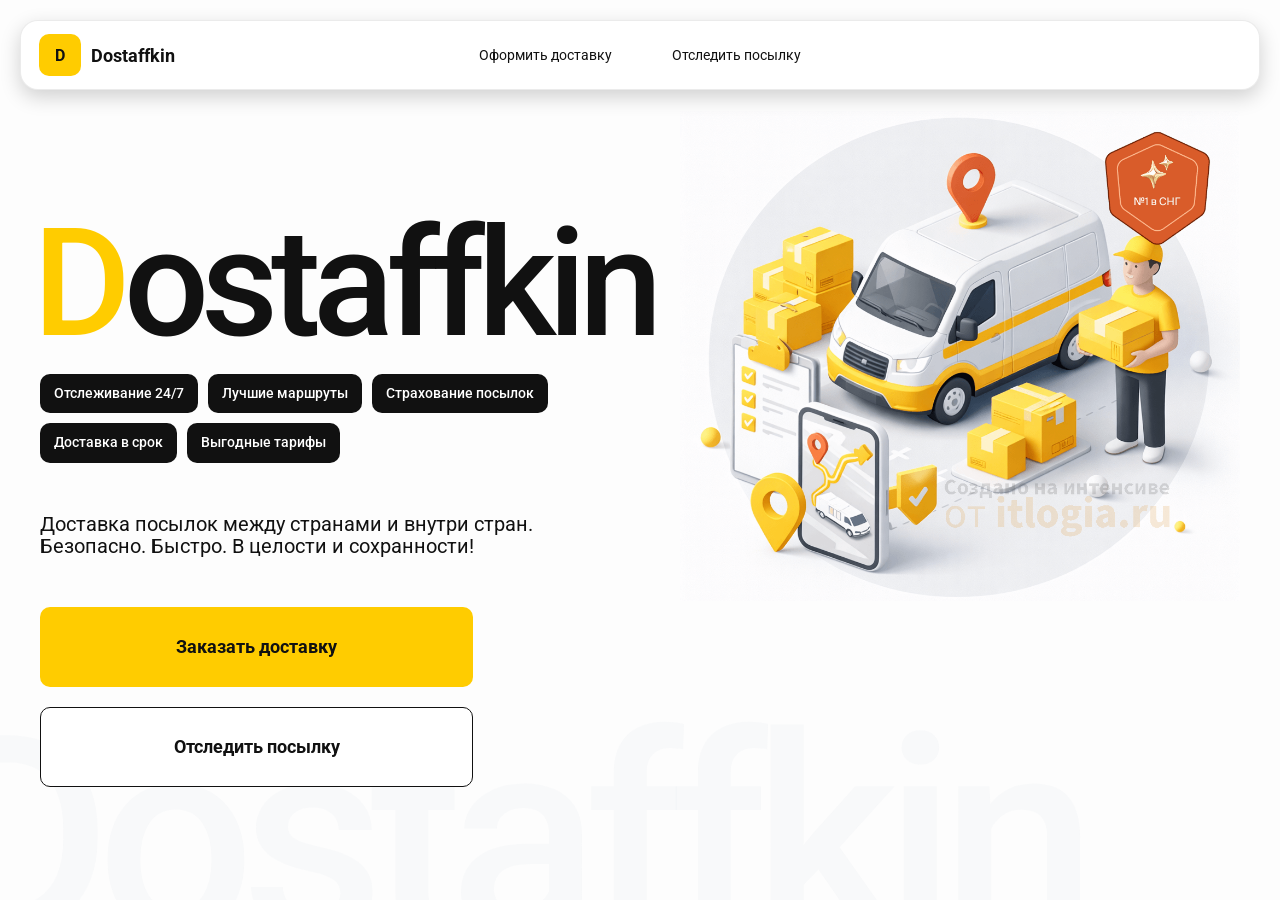
<file: index.html>
<!doctype html>
<html lang="ru">

<head>
    <meta charset="utf-8" />
    <meta name="viewport" content="width=device-width,initial-scale=1,maximum-scale=1,user-scalable=0" />
    <title>Dostaffkin — Доставка посылок между странами и внутри стран. Безопасно. Быстро. В целости и сохранности!
    </title>

    <link href="styles/base.css" rel="stylesheet" />
    <link href="styles/base_adaptive.css" rel="stylesheet" />
    <link href="styles/index.css" rel="stylesheet" />
    <link href="styles/index_adaptive.css" rel="stylesheet" />
</head>

<body>

    <div class="container">
        <header class="header">
            <a class="header-brand" href="#">
                <div class="header-logo">D</div>
                <div class="header-title">Dostaffkin</div>
            </a>
            <nav class="header-menu">
                <a class="header-link" href="./order.html">Оформить <span>доставку</span></a>
                <a class="header-link" href="./track.html">Отследить <span>посылку</span></a>
            </nav>
        </header>
        <main class="main">
            <section class="main-info">
                <div class="main-title">
                    <span>D</span>ostaffkin
                </div>
                <div class="main-features">
                    <div class="main-feature">Отслеживание 24/7</div>
                    <div class="main-feature">Лучшие маршруты</div>
                    <div class="main-feature">Страхование посылок</div>
                    <div class="main-feature">Доставка в срок</div>
                    <div class="main-feature">Выгодные тарифы</div>
                </div>
                <div class="main-description">
                    Доставка посылок между странами и внутри стран.
                    Безопасно. Быстро. В целости и сохранности!
                </div>
                <div class="main-actions">
                    <a class="button" type="button" href="./order.html">Заказать доставку</a>
                    <a class="button button-white" type="button" href="./track.html">Отследить посылку</a>
                </div>
            </section>
            <div class="main-title-ghost">Dostaffkin</div>
            <section class="main-image">
                <img src="images/main-image.png" alt="Main image" />
            </section>
        </main>
    </div>

</body>

</html>
</file>
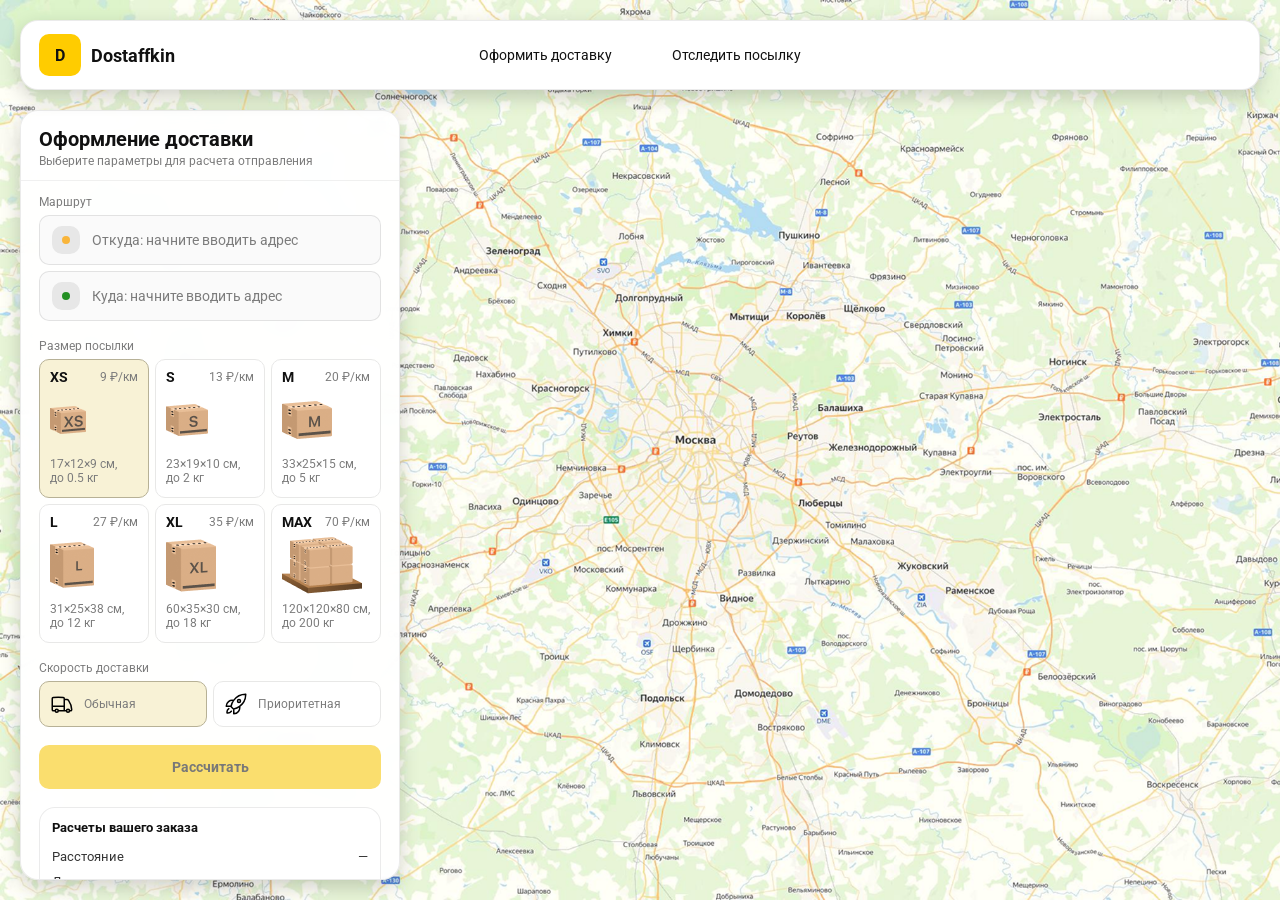
<file: order.html>
<!doctype html>
<html lang="ru">

<head>
    <meta charset="utf-8" />
    <meta name="viewport" content="width=device-width,initial-scale=1,maximum-scale=1,user-scalable=0" />
    <title>Оформление доставки</title>

    <link rel="stylesheet" href="styles/base.css" />
    <link rel="stylesheet" href="styles/base_adaptive.css" />

    <link rel="stylesheet" href="styles/order.css" />
    <link rel="stylesheet" href="styles/order_adaptive.css" />
</head>

<body>
    <div id="map"></div>
    <header class="header">
        <a class="header-brand" href="./index.html">
            <div class="header-logo">D</div>
            <div class="header-title">Dostaffkin</div>
        </a>
        <nav class="header-menu">
            <a class="header-link" href="#">Оформить <span>доставку</span></a>
            <a class="header-link" href="./track.html">Отследить <span>посылку</span></a>
        </nav>
    </header>
    <aside class="main" id="sidebar">
        <div class="main-header">
            <div class="main-title">Оформление доставки</div>
            <div class="main-text">Выберите параметры для расчета отправления</div>
        </div>
        <div class="main-content">
            <div class="main-route">
                <div class="main-block-title">Маршрут</div>
                <div class="main-fields">
                    <div class="main-field" id="fromField">
                        <div class="main-pin"></div>
                        <input id="from" placeholder="Откуда: начните вводить адрес" autocomplete="off" />
                        <div class="main-ac" id="fromAc" role="listbox" aria-label="Подсказки адресов"></div>
                    </div>

                    <div class="main-field" id="toField">
                        <div class="main-pin"></div>
                        <input id="to" placeholder="Куда: начните вводить адрес" autocomplete="off" />
                        <div class="main-ac" id="toAc" role="listbox" aria-label="Подсказки адресов"></div>
                    </div>
                </div>
            </div>
            <div class="main-package">
                <div class="main-block-title">Размер посылки</div>

                <div class="main-sizes">
                    <div class="main-size-card is-active" data-value="xs">
                        <div class="main-size-top">
                            <div class="main-size-label">XS</div>
                            <div class="main-size-rate">9 ₽/км</div>
                        </div>
                        <div class="main-size-media">
                            <img src="images/sizes/xs.png" alt="Короб XS" />
                        </div>
                        <div class="main-size-description">17×12×9 см,<br>до 0.5 кг</div>
                    </div>

                    <div class="main-size-card" data-value="s">
                        <div class="main-size-top">
                            <div class="main-size-label">S</div>
                            <div class="main-size-rate">13 ₽/км</div>
                        </div>
                        <div class="main-size-media">
                            <img src="images/sizes/s.png" alt="Короб S" />
                        </div>
                        <div class="main-size-description">23×19×10 см,<br>до 2 кг</div>
                    </div>

                    <div class="main-size-card" data-value="m">
                        <div class="main-size-top">
                            <div class="main-size-label">M</div>
                            <div class="main-size-rate">20 ₽/км</div>
                        </div>
                        <div class="main-size-media">
                            <img src="images/sizes/m.png" alt="Короб M" />
                        </div>
                        <div class="main-size-description">33×25×15 см,<br>до 5 кг</div>
                    </div>

                    <div class="main-size-card" data-value="l">
                        <div class="main-size-top">
                            <div class="main-size-label">L</div>
                            <div class="main-size-rate">27 ₽/км</div>
                        </div>
                        <div class="main-size-media">
                            <img src="images/sizes/l.png" alt="Короб L" />
                        </div>
                        <div class="main-size-description">31×25×38 см,<br>до 12 кг</div>
                    </div>

                    <div class="main-size-card" data-value="xl">
                        <div class="main-size-top">
                            <div class="main-size-label">XL</div>
                            <div class="main-size-rate">35 ₽/км</div>
                        </div>
                        <div class="main-size-media">
                            <img src="images/sizes/xl.png" alt="Короб XL" />
                        </div>
                        <div class="main-size-description">60×35×30 см,<br>до 18 кг</div>
                    </div>

                    <div class="main-size-card" data-value="max">
                        <div class="main-size-top">
                            <div class="main-size-label">MAX</div>
                            <div class="main-size-rate">70 ₽/км</div>
                        </div>
                        <div class="main-size-media main-size-media-palleta">
                            <img src="images/sizes/max.png" alt="Паллета" />
                        </div>
                        <div class="main-size-description">120×120×80 см,<br>до 200 кг</div>
                    </div>
                </div>
            </div>

            <div class="main-speed">
                <div class="main-block-title">Скорость доставки</div>

                <div class="main-speeds">
                    <div class="main-speed-card is-active" data-value="regular">
                        <img class="main-speed-media" src="images/icons/regular.svg" alt="Regular" />
                        <div class="main-speed-description">Обычная</div>
                    </div>
                    <div class="main-speed-card" data-value="fast">
                        <img class="main-speed-media" src="images/icons/fast.svg" alt="Fast" />
                        <div class="main-speed-description">Приоритетная</div>
                    </div>

                </div>
            </div>

            <div class="main-calculate-block">
                <button id="calc" class="button calculate-button" type="button" disabled>Рассчитать</button>
            </div>
            <div class="main-result" id="result">
                <div class="main-result-title">Расчеты вашего заказа</div>
                <div class="main-result-lines">
                    <div class="main-result-line"><span>Расстояние</span><span id="distanceValue">—</span></div>
                    <div class="main-result-line"><span>Доставим через</span><span id="durationValue">—</span></div>
                    <div class="main-result-line"><span>Тариф</span><span id="rateValue">—</span></div>
                </div>
                <div class="main-price">
                    <div class="main-price-label">Итого</div>
                    <div class="main-price-value" id="totalValue">—</div>
                </div>
            </div>
            <div class="main-order-box">
                <div class="main-order-form" id="orderForm">
                    <div class="main-order-title">Оформление доставки</div>
                    <div class="main-block-info-row">
                        <div class="main-block-title">Контакты</div>
                        <div class="order-fields">
                            <div class="main-field">
                                <input id="customerName" placeholder="Ваше имя" autocomplete="off" />
                            </div>
                            <div class="main-field">
                                <input id="customerPhone" placeholder="Ваш телефон" autocomplete="off"
                                    inputmode="tel" />
                            </div>
                        </div>
                    </div>
                    <div class="main-block-info-row extra-info">
                        <div class="main-block-title">Дополнительная информация</div>
                        <div class="main-field textarea">
                            <textarea id="comment" placeholder="Детали доставки и комментарии"></textarea>
                        </div>
                    </div>
                    <button id="submit" class="button main-submit-request" type="button" disabled>Отправить
                        заявку
                    </button>
                </div>

                <div class="main-order-success" id="orderSuccess">
                    <div class="main-success-icon">✓</div>
                    <div class="main-success-title">Заявка отправлена!</div>
                    <div class="main-success-title">Номер отправления – <span id="orderId"></span></div>
                    <div class="main-success-subtitle">Мы скоро свяжемся с вами</div>
                </div>
            </div>
        </div>
    </aside>
</body>

</html>
</file>
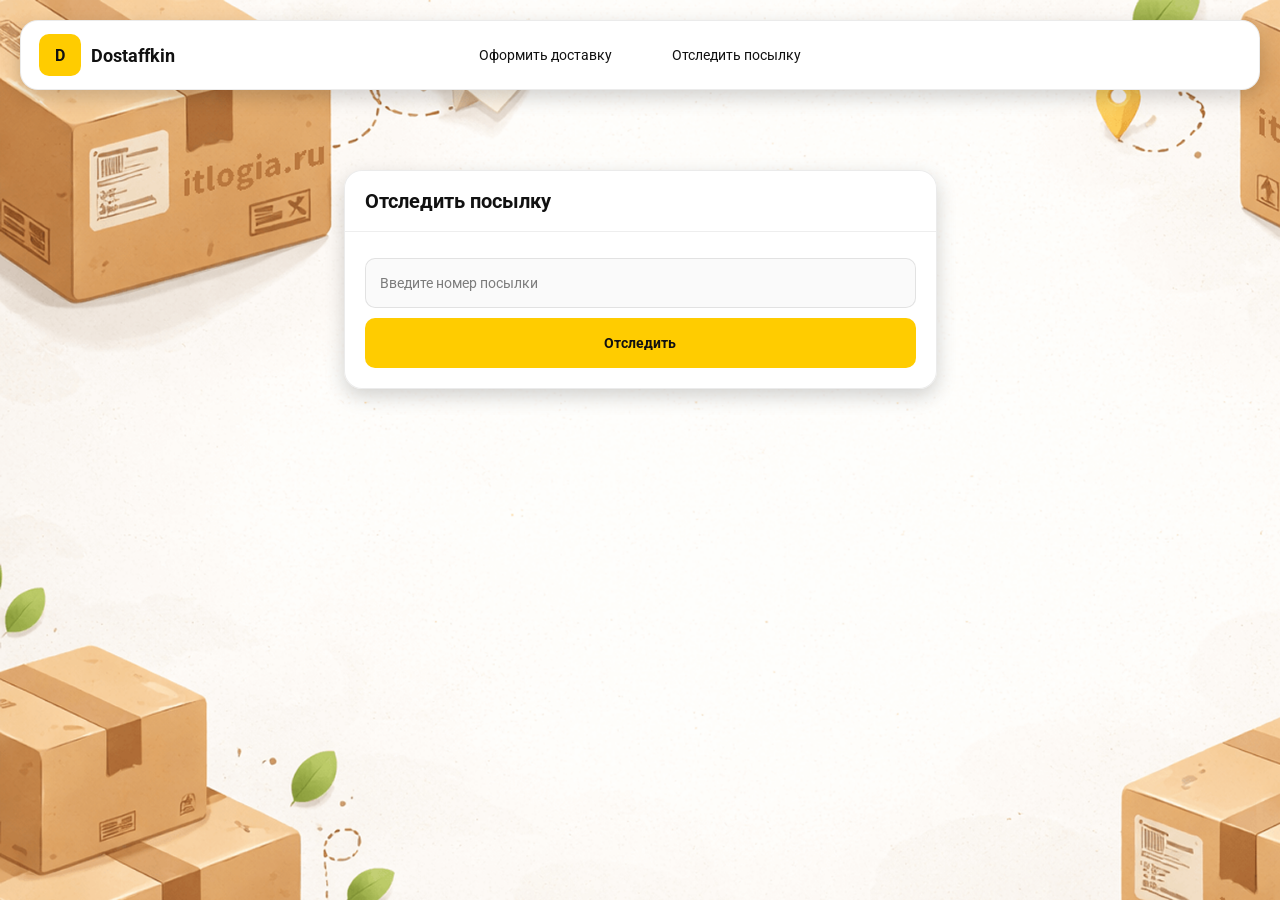
<file: track.html>
<!doctype html>
<html lang="ru">

<head>
    <meta charset="utf-8" />
    <meta name="viewport" content="width=device-width,initial-scale=1,maximum-scale=1,user-scalable=0" />
    <title>Отследить посылку</title>
    <link rel="stylesheet" href="styles/base.css" />
    <link rel="stylesheet" href="styles/base_adaptive.css" />

    <link rel="stylesheet" href="styles/track.css" />
    <link rel="stylesheet" href="styles/track_adaptive.css" />
</head>

<body>

    <div class="container">
        <header class="header">
            <a class="header-brand" href="./index.html">
                <div class="header-logo">D</div>
                <div class="header-title">Dostaffkin</div>
            </a>
            <nav class="header-menu">
                <a class="header-link" href="./order.html">Оформить <span>доставку</span></a>
                <a class="header-link" href="#">Отследить <span>посылку</span></a>
            </nav>
        </header>
        <main class="track-content">
            <section class="track-card track-search">
                <div class="track-title">Отследить посылку</div>
                <div class="track-action">
                    <div class="main-field track-field">
                        <input id="trackNumber" placeholder="Введите номер посылки" autocomplete="off" />
                    </div>
                    <button id="trackButton" class="button track-button" type="button">Отследить</button>
                </div>
            </section>
            <section class="track-card track-result" id="trackResult">
                <div class="track-result-header">
                    <div class="track-id" id="trackIdValue"></div>
                    <div class="track-routes">
                        <div class="track-route">
                            <div class="track-route-pin">
                                <svg xmlns="http://www.w3.org/2000/svg" fill="none" viewBox="0 0 24 24"
                                    stroke-width="1.5" stroke="orange" class="size-6">
                                    <path stroke-linecap="round" stroke-linejoin="round"
                                        d="M15 10.5a3 3 0 1 1-6 0 3 3 0 0 1 6 0Z" />
                                    <path stroke-linecap="round" stroke-linejoin="round"
                                        d="M19.5 10.5c0 7.142-7.5 11.25-7.5 11.25S4.5 17.642 4.5 10.5a7.5 7.5 0 1 1 15 0Z" />
                                </svg>
                            </div>
                            <div class="track-route-address" id="trackFromValue">
                                Откуда: Москва, улица Арбат, 1
                            </div>
                        </div>
                        <div class="track-route track-route-arrow">
                            <svg xmlns="http://www.w3.org/2000/svg" fill="none" viewBox="0 0 24 24" stroke-width="1.5"
                                stroke="currentColor" class="size-6">
                                <path stroke-linecap="round" stroke-linejoin="round"
                                    d="M19.5 13.5 12 21m0 0-7.5-7.5M12 21V3" />
                            </svg>
                        </div>
                        <div class="track-route">
                            <div class="track-route-pin">
                                <svg xmlns="http://www.w3.org/2000/svg" fill="none" viewBox="0 0 24 24"
                                    stroke-width="1.5" stroke="green" class="size-6">
                                    <path stroke-linecap="round" stroke-linejoin="round"
                                        d="M15 10.5a3 3 0 1 1-6 0 3 3 0 0 1 6 0Z" />
                                    <path stroke-linecap="round" stroke-linejoin="round"
                                        d="M19.5 10.5c0 7.142-7.5 11.25-7.5 11.25S4.5 17.642 4.5 10.5a7.5 7.5 0 1 1 15 0Z" />
                                </svg>
                            </div>
                            <div class="track-route-address" id="trackToValue">
                                Куда: Минск, проспект Независимости, 58
                            </div>
                        </div>
                    </div>
                </div>
                <div class="track-info">
                    <div class="track-status-title">Статус данной посылки:</div>
                    <div class="track-status-list" id="trackStatusList">


                        <div class="track-status created">
                            <img src="images/icons/created.svg" class="track-status-icon" alt="Created">
                            <div class="track-status-text">
                                <div class="track-status-text-state">Создан</div>
                                <div class="track-status-text-date">10.01.2026</div>
                            </div>
                        </div>

                        <div class="track-status in-way">
                            <img src="images/icons/in-way.svg" class="track-status-icon" alt="In way">
                            <div class="track-status-text">
                                <div class="track-status-text-state">В пути: Москва</div>
                                <div class="track-status-text-date">18.01.2026</div>
                            </div>
                        </div>

                        <div class="track-status ready">
                            <img src="images/icons/ready.svg" class="track-status-icon" alt="Ready">
                            <div class="track-status-text">
                                <div class="track-status-text-state">Готов к выдаче</div>
                                <div class="track-status-text-date">25.01.2026</div>
                            </div>
                        </div>

                        <div class="track-status done">
                            <img src="images/icons/done.svg" class="track-status-icon" alt="Done">
                            <div class="track-status-text">
                                <div class="track-status-text-state">Вручен</div>
                                <div class="track-status-text-date">27.01.2026</div>
                            </div>
                        </div>

                    </div>
                </div>
            </section>
        </main>
    </div>

</body>

</html>
</file>
<file: styles/base.css>
*, *::before, *::after {
    box-sizing: border-box;
}

@font-face {
    font-family: "Roboto";
    src: url("../fonts/Roboto-Regular.ttf");
    font-weight: normal;
}

@font-face {
    font-family: "Roboto";
    src: url("../fonts/Roboto-Bold.ttf");
    font-weight: bold;
}

@font-face {
    font-family: "Roboto";
    src: url("../fonts/Roboto-Medium.ttf");
    font-weight: 500;
}

html, body {
    margin: 0;
    color: #111111;
    font-family: "Roboto", sans-serif;
}

body {
    background: #FDFDFD;
}

.header {
    border-radius: 18px;
    box-shadow: 0 7px 20px 0 #0000002E;
    backdrop-filter: blur(10px);
    background: #ffffff;
    left: 20px;
    border: 1px solid rgba(0, 0, 0, 0.08);
    position: fixed;
    right: 20px;
    top: 20px;
    padding: 14px 18px;
    height: 70px;
    display: flex;
    align-items: center;
    z-index: 6;
}

.header-brand {
    display: flex;
    align-items: center;
    text-decoration: none;
    gap: 10px;
}

.header-logo {
    width: 42px;
    height: 42px;
    border-radius: 10px;
    background: #FFCC00;
    display: grid;
    place-items: center;
    font-weight: bold;
    color: #111;
}

.header-title {
    font-size: 18px;
    font-weight: bold;
    color: #111111;
    text-decoration: none;
}

.header-menu {
    display: flex;
    align-items: center;
    gap: 60px;
    margin: 0;
    position: absolute;
    left: 50%;
    transform: translateX(-50%);
}

.header-link {
    font-size: 14px;
    color: #111111;
    text-decoration: none;
}

.button {
    border: 0;
    outline: none;
    height: 44px;
    border-radius: 10px;
    font-size: 14px;
    font-weight: bold;
    cursor: pointer;
    font-family: inherit;
    transition: transform .08s ease, opacity .12s ease;
    background: #ffcc00;
    color: #111111;
    text-align: center;
    text-decoration: none;
}

.button:hover {
    background-color: #E5BC19;
}

.button:disabled {
    cursor: not-allowed;
    background-color: #FADE6E;
    color: #787878;
    transform: none;
}

.button.button-white {
    background: #ffffff;
    border: 1px solid #111111;
}

.button.button-white:hover {
    background: rgb(241 241 241);
}
.main-field {
    display: flex;
    align-items: center;
    margin-top: 6px;
    gap: 10px;
    border: 1px solid #1111111A;
    background: #FAFAFA;
    border-radius: 10px;
    padding: 10px 12px;
    position: relative;
    box-sizing: border-box;
    height: 50px;
}

.main-field.textarea {
    height: auto;
}

.main-pin {
    width: 28px;
    height: 28px;
    border-radius: 10px;
    background: rgba(17, 17, 17, 0.08);
    display: grid;
    place-items: center;
    flex: 0 0 auto;
    position: relative;
}

.main-pin::before {
    content: "";
    width: 8px;
    height: 8px;
    border-radius: 999px;
    background: orange;
    opacity: .75;
    display: block;
}

.main-field:last-child .main-pin::before {
    background: green;
    opacity: .85;
}

input, textarea {
    width: 100%;
    border: 0;
    outline: none;
    background: transparent;
    font-size: 14px;
    color: #111111;
    font-family: inherit;
}

textarea {
    resize: vertical;
    min-height: 72px;
    padding: 2px 0;
}

input::placeholder, textarea::placeholder {
    color: #7C7C7C;
}

.main-field:focus-within {
    border-color: rgba(0, 0, 0, 0.20);
    box-shadow: 0 0 0 4px rgba(255, 204, 0, 0.35);
    background: rgba(255, 255, 255, 0.75);
}
</file>
<file: styles/base_adaptive.css>
@media (max-width: 767px) {
    .header {
        left: 10px;
        right: 10px;
        top: 10px;
    }

    .header-link span {
        display: none;
    }

    .header-menu {
        gap: 20px;
        justify-content: flex-start;
        margin: 0 0 0 30px;
        position: static;
        transform: none;
    }
}

@media (max-width: 420px) {
    .header-title {
        display: none;
    }
}

@media (max-width: 374px) {
    .header-menu {
        gap: 10px;
        margin: 0 0 0 10px;
    }
}
</file>
<file: styles/index.css>
.container {
    overflow: hidden;
    min-height: 100vh;
}

.main {
    padding: 111px 40px 40px;
    position: relative;
    display: flex;
}

.main-info {
    max-width: 840px;
    width: 100%;
    position: relative;
}

.main-title {
    margin-top: 98px;
    font-weight: 500;
    font-size: 200px;
    line-height: 1;
    letter-spacing: -0.05em;
    color: #111111;
    left: -15px;
    position: relative;
}

.main-title span {
    color: #ffcc00;
}

.main-features {
    margin-top: 15px;
    display: flex;
    flex-wrap: wrap;
    gap: 10px;
}

.main-feature {
    background: #111111;
    color: #ffffff;
    padding: 12px 14px;
    font-weight: 500;
    font-size: 14px;
    line-height: 1.1;
    border-radius: 10px;
}

.main-description {
    margin-top: 50px;
    max-width: 500px;
    font-size: 20px;
    line-height: 1.1;
    color: #111111;
}

.main-actions {
    margin-top: 50px;
    display: flex;
    flex-direction: column;
    gap: 20px;
}

.main-actions .button {
    height: 80px;
    width: 433px;
    font-size: 18px;
    font-weight: bold;
    place-items: center;
    display: grid;
}

.main-title-ghost {
    position: absolute;
    z-index: -1;
    left: -70px;
    bottom: -150px;
    font-weight: 500;
    font-size: 278px;
    line-height: 1;
    letter-spacing: -0.05em;
    color: #ECEDF04D;
}

.main-image {
    width: 1024px;
    top: 100px;
    z-index: -2;
}

.main-image img {
    width: 100%;
    max-width: 1024px;
    height: auto;
    display: block;
}
</file>
<file: styles/index_adaptive.css>
@media (max-width: 1760px) {
    .main-title {
        font-size: 150px;
        left: -7px;
    }

    .main-info {
        max-width: 640px;
    }
}
@media (max-width: 1200px) {
    .main-info {
        max-width: 540px;
    }

    .main {
        padding: 111px 20px 20px;
    }

    .main-title {
        font-size: 120px;
        left: -4px;
    }

    .main-title-ghost {
        font-size: 220px;
    }
}

@media (max-width: 1024px) {
    .main-title {
        margin-top: 30px;
    }

    .main {
        flex-direction: column-reverse;
    }

    .main-image {
        max-width: 350px;
        position: absolute;
        left: 370px;
        top: 370px;
    }

    .main-info {
        max-width: 100%;
    }

    .main-actions {
        gap: 10px;
    }

    .main-actions .button {
        height: 50px;
        font-size: 14px;
        width: auto;
        max-width: 300px;
    }

    .main-description {
        max-width: 350px;
    }
}
@media (max-width: 570px) {
    .main-title {
        font-size: 88px;
    }

    .main-description {
        max-width: 100%
    }

    .main-actions {
       width: 100%;
    }

    .main-actions .button {
        width: 100%;
        max-width: 100%
    }

    .main-image {
        max-width: 650px;
        position: absolute;
        left: 170px;
        top: 70px;
        opacity: 0.2;
    }
}
@media (max-width: 400px) {
    .main-title {
        font-size: 70px;
    }
}
</file>
<file: styles/order.css>
#map {
    background-image: url("../images/order-bg.png");
    background-size: cover;
    position: fixed;
    inset: 0;
}
.main {
    border-radius: 18px;
    box-shadow: 0 7px 20px 0 #0000002E;
    backdrop-filter: blur(10px);
    background: rgba(255, 255, 255, 0.96);
    left: 20px;
    border: 1px solid rgba(0, 0, 0, 0.08);
    position: fixed;
    top: 110px;
    bottom: 20px;
    width: 380px;
    display: flex;
    flex-direction: column;
    overflow: hidden;
    z-index: 5;
}
.main-header {
    padding: 18px 18px 12px 18px;
    border-bottom: 1px solid rgba(0, 0, 0, 0.06);
    display: flex;
    flex-direction: column;
}

.main-title {
    font-size: 20px;
    line-height: 100%;
    font-weight: bold;
}

.main-text {
    font-size: 12px;
    margin-top: 5px;
    color: #7C7C7C;
}
.main-content {
    padding: 14px 18px 18px 18px;
    overflow: auto;
    scrollbar-width: none;
    display: flex;
    flex-direction: column;
    gap: 18px;
    flex: 1;
}
.main-block-title {
    font-size: 12px;
    color: #7C7C7C;
}

.main-route .main-block-title,
.main-package .main-block-title {
    margin-bottom: 6px;
}
.main-sizes {
    display: grid;
    gap: 6px;
    grid-template-columns: repeat(3, 1fr);
}

.main-size-card {
    border: 1px solid #E8E8E7;
    background: #FFFFFF;
    border-radius: 10px;
    padding: 10px;
    cursor: pointer;
    user-select: none;
    transition: transform .08s ease, border-color .12s ease, background .12s ease;
    min-height: 139px;
}

.main-size-card:hover {
    transform: translateY(-1px);
}

.main-size-card.is-active {
    background-color: #F8F2D6;
    border-color: #B7B196;
}

.main-size-top {
    display: flex;
    align-items: center;
    justify-content: space-between;
}

.main-size-label {
    font-weight: bold;
    font-size: 14px;
    color: #111111;
    line-height: 100%;
}

.main-size-rate {
    font-size: 12px;
    color: #7C7C7C;
    line-height: 100%;
}

.main-size-media {
    margin-top: 8px;
    height: 57px;
}

.main-size-description {
    margin-top: 8px;
    font-size: 12px;
    color: #7C7C7C;
    line-height: 1.2;
}
.calculate-button {
    width: 100%;
}
.main-result {
    border: 1px solid rgba(0, 0, 0, 0.08);
    background: rgba(255, 255, 255, 0.75);
    border-radius: 16px;
    padding: 12px;
    line-height: 1.25;
}

.main-result-title {
    font-weight: bold;
    font-size: 13px;
    color: #111111;
    margin-bottom: 13px;
}

.main-result-lines {
    gap: 8px;
    display: flex;
    flex-direction: column;
}

.main-result-line {
    font-size: 13px;
    color: rgba(17, 17, 17, 0.85);
    display: flex;
    justify-content: space-between;
}

.main-price {
    margin-top: 18px;
    padding-top: 10px;
    border-top: 1px dashed rgba(0, 0, 0, 0.12);
    display: flex;
    align-items: baseline;
    justify-content: space-between;
}

.main-price-label {
    font-size: 12px;
    color: rgba(17, 17, 17, 0.55);
}

.main-price-value {
    font-size: 20px;
    font-weight: bold;
    color: #111111;
    letter-spacing: -0.3px;
}
.main-order-box {
    background: #ffffff;
    border: 1px solid #E8E8E7;
    border-radius: 10px;
    padding: 12px;
}

.main-order-title {
    margin-bottom: 8px;
    font-weight: bold;
    font-size: 14px;
    color: #111111;
}

.main-block-info {
    display: flex;
    flex-direction: column;
    gap: 6px;
}

.order-fields {
    display: grid;
    grid-template-columns: 1fr 1fr;
    column-gap: 10px;
    margin-top: 6px;
}

.main-block-info-row.extra-info {
    display: block;
    margin-top: 13px;
}

.main-submit-request {
    width: 100%;
    margin-top: 6px;
}

.main-order-success {
    display: none;
    text-align: center;
    padding: 22px 12px;
    gap: 12px;
}

.main-order-success.is-visible {
    display: flex;
    flex-direction: column;
    align-items: center;
}

.main-success-icon {
    width: 56px;
    height: 56px;
    border-radius: 50%;
    background: #16a34a;
    color: #ffffff;
    display: grid;
    place-items: center;
    font-size: 30px;
}

.main-success-title {
    font-size: 14px;
    font-weight: bold;
    color: #111111;
}

.main-success-subtitle {
    font-size: 12px;
    color: rgba(17, 17, 17, 0.55);
    line-height: 1.3;
}
.main-speed .main-block-title {
    margin-bottom: 6px;
}

.main-speeds {
    display: grid;
    gap: 6px;
    grid-template-columns: repeat(2, 1fr);
}

.main-speed-card {
    border: 1px solid #E8E8E7;
    background: #FFFFFF;
    border-radius: 10px;
    padding: 10px;
    cursor: pointer;
    user-select: none;
    transition: transform .08s ease, border-color .12s ease, background .12s ease;
    display: flex;
    align-items: center;
    gap: 10px;
}

.main-speed-card:hover {
    transform: translateY(-1px);
}

.main-speed-card.is-active {
    background-color: #F8F2D6;
    border-color: #B7B196;
}

.main-speed-description {
    font-size: 12px;
    color: #7C7C7C;
    line-height: 1.2;
}
</file>
<file: styles/order_adaptive.css>
@media (max-width: 767px) {
    .main {
        left: 10px;
        right: 10px;
        top: 50%;
        bottom: 12px;
        width: auto;
        max-width: none;
    }
}

@media (max-width: 420px) {
    .main-sizes {
        grid-template-columns: repeat(2, 1fr);
    }
}
</file>
<file: styles/track.css>
.container {
    background: #F4F4F4 url("../images/track-bg.png");
    background-size: cover;
    min-height: 100vh;
    padding: 170px 0 50px 0;
}
.track-content {
    width: 593px;
    margin: 0 auto;
}
.track-card {
    width: 100%;
    border-radius: 18px;
    box-shadow: 0 7px 20px 0 #0000002E;
    backdrop-filter: blur(10px);
    background: rgba(255, 255, 255, 0.96);
    border: 1px solid rgba(0, 0, 0, 0.08);
}

.track-title {
    font-size: 20px;
    line-height: 100%;
    font-weight: bold;
    border-bottom: 1px solid #EEEEEE;
    padding: 20px;
}

.track-action {
    padding: 20px;
}

.track-button {
    width: 100%;
    height: 50px;
}

.track-field {
    margin-bottom: 10px;
}
.track-result {
    margin-top: 5px;
    display: none;
}

.track-result.is-visible {
    display: block;
}

.track-result-header {
    font-weight: bold;
    font-size: 14px;
    color: #111111;
    padding: 20px;
    border-bottom: 1px solid #EEEEEE;
}

.track-id {
    margin-bottom: 12px;
    font-size: 20px;
}

.track-routes {
    display: flex;
    flex-direction: column;
    gap: 10px;
    font-weight: normal;
}

.track-route {
    display: flex;
    align-items: center;
    gap: 10px;
}

.track-route-pin {
    width: 24px;
    height: 24px;
    flex-shrink: 0;
}

.track-route-arrow {
    padding: 15px 0;
    width: 24px;
    height: 24px;
}

.track-info {
    padding: 20px;
}

.track-status {
    display: flex;
    align-items: center;
    font-size: 12px;
    gap: 10px;
}

.track-status-title {
    font-size: 14px;
    color: #111111;
    margin-bottom: 20px;
}

.track-status-list {
    display: flex;
    flex-direction: column;
    gap: 15px;
}

.track-status-icon {
    width: 40px;
    height: 40px;
    border-radius: 50%;
    background: rgba(17, 17, 17, 0.08);
    display: grid;
    place-items: center;
    flex: 0 0 auto;
}

.track-status.created .track-status-icon {
    background-color: #F1CB00;
}

.track-status.in-way .track-status-icon {
    background-color: #F08A11;
}

.track-status.ready .track-status-icon {
    background-color: #A35D0A;
}

.track-status.done .track-status-icon {
    background-color: #37C93B;
}

.track-status-text {
    display: flex;
    align-items: center;
    justify-content: space-between;
    color: #111111;
    font-size: 12px;
    flex: 1;
}

.track-status-date {
    color: rgba(17, 17, 17, 0.55);
}
</file>
<file: styles/track_adaptive.css>
@media (max-width: 767px) {
    .container {
        padding: 130px 0 50px 0;
    }

    .track-content {
        width: 100%;
        padding-left: 10px;
        padding-right: 10px;
    }

    .track-result-header {
        padding: 20px;
    }
}
</file>
